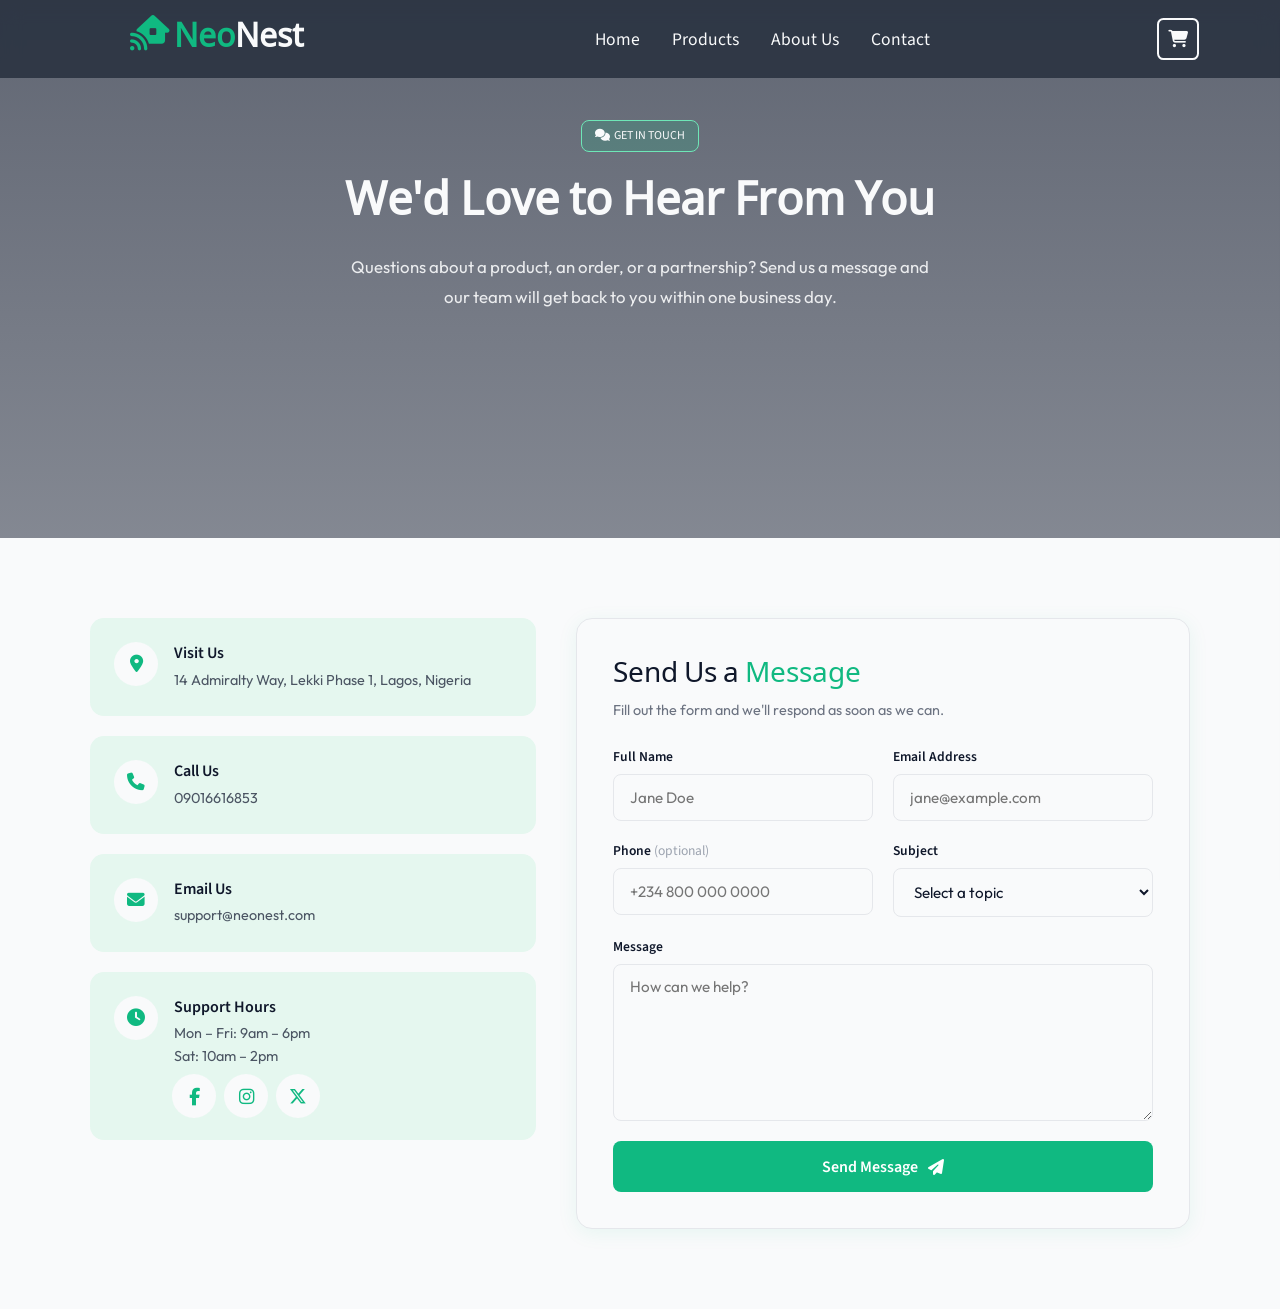
<file: contact.html>
<!DOCTYPE html>
<html lang="en">
<head>
    <meta charset="UTF-8">
    <meta name="viewport" content="width=device-width, initial-scale=1.0">
    <title>Contact Us | NeoNest</title>
    <link rel="icon" type="image/svg+xml" href="neonest2.svg">
    <link rel="stylesheet" href="style.css">
    <link rel="stylesheet" href="https://cdnjs.cloudflare.com/ajax/libs/font-awesome/6.7.2/css/all.min.css">
    <link rel="preconnect" href="https://fonts.googleapis.com">
    <link rel="preconnect" href="https://fonts.gstatic.com" crossorigin>
    <link href="https://fonts.googleapis.com/css2?family=Noto+Sans+Bhaiksuki&family=Outfit:wght@100..900&family=Source+Sans+3:ital,wght@0,200..900;1,200..900&display=swap" rel="stylesheet">

    <style>
        /* ===== CONTACT PAGE ONLY — reuses variables from style.css ===== */

        .contact-hero{
            background:
              linear-gradient(rgba(15,23,42,.65), rgba(15,23,42,.5)),
              url(https://images.unsplash.com/photo-1521791136064-7986c2920216?w=1200&auto=format&fit=crop&q=80);
            background-size: cover;
            background-position: center;
            min-height: 42vh;
            padding-top: 120px;
            padding-bottom: 2.5rem;
            text-align: center;
        }
        .contact-hero-tag{
            display: inline-block;
            background: #10B98130;
            border: 1px solid var(--Mint);
            border-radius: 0.5rem;
            color: var(--Off-White);
            font-size: 0.75rem;
            font-family: "Source Sans 3";
            padding: .4rem .8rem;
            margin-bottom: 1.25rem;
        }
        .contact-hero h1{
            color: var(--Off-White);
            font-family: "Noto Sans Bhaiksuki";
            font-size: 2.8rem;
            margin-bottom: 1rem;
        }
        .contact-hero p{
            color: var(--Off-White);
            font-family: "Outfit";
            font-size: 1.05rem;
            line-height: 1.8;
            max-width: 600px;
            margin: 0 auto;
            opacity: .9;
        }

        .contact-section{
            background: var(--Off-White);
            padding: 5rem 1.5rem;
        }
        .contact-grid{
            max-width: 1100px;
            margin: 0 auto;
            display: grid;
            grid-template-columns: 1fr 1.3fr;
            gap: 2.5rem;
            align-items: start;
        }

        /* INFO CARDS */
        .contact-info{
            display: flex;
            flex-direction: column;
            gap: 1.25rem;
        }
        .info-card{
            display: flex;
            align-items: flex-start;
            gap: 1rem;
            background: var(--Panel);
            border-radius: 14px;
            padding: 1.5rem;
        }
        .info-card i{
            width: 44px;
            height: 44px;
            min-width: 44px;
            border-radius: 50%;
            background: var(--Off-White);
            color: var(--Emerald-green);
            display: flex;
            align-items: center;
            justify-content: center;
            font-size: 1.1rem;
        }
        .info-card h4{
            color: var(--Deep);
            font-family: "Source Sans 3";
            font-size: 1rem;
            font-weight: 600;
            margin-bottom: .3rem;
        }
        .info-card p{
            color: #4B5563;
            font-family: "Outfit";
            font-size: .9rem;
            line-height: 1.6;
        }
        .info-card a{
            color: #4B5563;
            text-decoration: none;
        }
        .info-card a:hover{ color: var(--Emerald-green); }

        .info-socials{
            display: flex;
            gap: .75rem;
            margin-top: .5rem;
        }
        .info-socials a{
            width: 38px;
            height: 38px;
            border-radius: 50%;
            border: 1px solid #E5E7EB;
            color: var(--Deep);
            display: flex;
            align-items: center;
            justify-content: center;
            text-decoration: none;
            transition: .2s ease;
        }
        .info-socials a:hover{
            background: var(--Emerald-green);
            border-color: var(--Emerald-green);
            color: #fff;
            transform: translateY(-3px);
        }

        /* FORM */
        .contact-form-ctn{
            background: var(--Off-White);
            border: 1px solid #E5E7EB;
            border-radius: 16px;
            padding: 2.25rem;
            box-shadow: 0 4px 20px rgba(16,185,129,.08);
        }
        .contact-form-ctn h2{
            color: var(--Deep);
            font-family: "Noto Sans Bhaiksuki";
            font-weight: 300;
            font-size: 1.75rem;
            margin-bottom: .4rem;
        }
        .contact-form-ctn h2 span{ color: var(--Emerald-green); }
        .contact-form-ctn > p{
            color: #6B7280;
            font-family: "Outfit";
            font-size: .9rem;
            margin-bottom: 1.75rem;
        }
        .form-row{
            display: grid;
            grid-template-columns: 1fr 1fr;
            gap: 1.25rem;
        }
        .form-group{
            margin-bottom: 1.25rem;
            display: flex;
            flex-direction: column;
        }
        .form-group label{
            color: var(--Deep);
            font-family: "Source Sans 3";
            font-size: .85rem;
            font-weight: 600;
            margin-bottom: .5rem;
        }
        .form-group input,
        .form-group select,
        .form-group textarea{
            border: 1px solid #E5E7EB;
            border-radius: 8px;
            padding: .8rem 1rem;
            font-family: "Outfit";
            font-size: .95rem;
            color: var(--Deep);
            background: var(--Off-White);
            outline: none;
            transition: border-color .2s ease, box-shadow .2s ease;
        }
        .form-group textarea{
            resize: vertical;
            min-height: 130px;
        }
        .form-group input:focus,
        .form-group select:focus,
        .form-group textarea:focus{
            border-color: var(--Emerald-green);
            box-shadow: 0 0 0 3px rgba(16,185,129,.15);
        }
        .form-error{
            color: #DC2626;
            font-size: .78rem;
            margin-top: .35rem;
            display: none;
        }
        .form-group.invalid input,
        .form-group.invalid textarea,
        .form-group.invalid select{
            border-color: #DC2626;
        }
        .form-group.invalid .form-error{ display: block; }

        .contact-submit{
            display: flex;
            align-items: center;
            justify-content: center;
            gap: .6rem;
            width: 100%;
            background: var(--Emerald-green);
            color: #fff;
            border: none;
            padding: .9rem 1rem;
            border-radius: 8px;
            font-family: "Source Sans 3";
            font-weight: 600;
            font-size: 1rem;
            cursor: pointer;
            transition: background-color .2s ease, transform .15s ease;
        }
        .contact-submit:hover{ background: #059669; }
        .contact-submit:disabled{
            opacity: .7;
            cursor: default;
        }

        .form-success{
            display: none;
            align-items: center;
            gap: .6rem;
            background: rgba(16,185,129,.12);
            border: 1px solid var(--Emerald-green);
            color: #065F46;
            border-radius: 8px;
            padding: .9rem 1rem;
            font-family: "Outfit";
            font-size: .9rem;
            margin-bottom: 1.5rem;
        }
        .form-success.show{ display: flex; }
        .form-success i{ color: var(--Emerald-green); font-size: 1.1rem; }

        @media screen and (max-width: 900px){
            .contact-grid{ grid-template-columns: 1fr; }
        }
        @media screen and (max-width: 480px){
            .form-row{ grid-template-columns: 1fr; }
            .contact-hero h1{ font-size: 2rem; }
            .contact-form-ctn{ padding: 1.5rem; }
        }
    </style>
</head>
<body>

   
        <div class="nav-bar" style="min-height:auto; padding: 1rem 1.5rem;">
            <div class="logo-ctn">
                <div class="curved-line"></div>
                <div class="brand-ctn">
                    <div class="icon-ctn">
                        <i class="fa-solid fa-house-signal logo-icon"></i>
                    </div>
                    <div class="name-ctn">
                        <h1>Neo<span>Nest</span></h1>
                    </div>
                </div>
            </div>
            <nav id="nav-menu" class="nav-menu">
                <ul class="nav-links" id="nav-links">
                    <li><a href="index.html">Home</a></li>
                    <li><a href="products.html">Products</a></li>
                    <li><a href="about.html">About Us</a></li>
                    <li><a href="contact.html">Contact</a></li>
                </ul>
                <!-- <button class="nav-btn">
                    <a href="#">Get Started</a>
                    <i class="fa-solid fa-arrow-right arrow-icon"></i>
                </button> -->
            </nav>
            <div class="hamburger" id="hamburger">
                <span></span>
                <span></span>
                <span></span>
            </div>
        </div>

    <section class="contact-hero">
        <span class="contact-hero-tag"><i class="fa-solid fa-comments"></i>&nbsp; GET IN TOUCH</span>
        <h1>We'd Love to Hear From You</h1>
        <p>Questions about a product, an order, or a partnership? Send us a message and our team will get back to you within one business day.</p>
    </section>

    <section class="contact-section">
        <div class="contact-grid">

            <div class="contact-info">
                <div class="info-card">
                    <i class="fa-solid fa-location-dot"></i>
                    <div>
                        <h4>Visit Us</h4>
                        <p>14 Admiralty Way, Lekki Phase 1, Lagos, Nigeria</p>
                    </div>
                </div>
                <div class="info-card">
                    <i class="fa-solid fa-phone"></i>
                    <div>
                        <h4>Call Us</h4>
                        <p><a href="tel:+2349016616853">09016616853</a></p>
                    </div>
                </div>
                <div class="info-card">
                    <i class="fa-solid fa-envelope"></i>
                    <div>
                        <h4>Email Us</h4>
                        <p><a href="mailto:support@neonest.com">support@neonest.com</a></p>
                    </div>
                </div>
                <div class="info-card">
                    <i class="fa-solid fa-clock"></i>
                    <div>
                        <h4>Support Hours</h4>
                        <p>Mon – Fri: 9am – 6pm<br>Sat: 10am – 2pm</p>
                        <div class="info-socials">
                            <a href="#" aria-label="Facebook"><i class="fa-brands fa-facebook-f"></i></a>
                            <a href="#" aria-label="Instagram"><i class="fa-brands fa-instagram"></i></a>
                            <a href="#" aria-label="X"><i class="fa-brands fa-x-twitter"></i></a>
                        </div>
                    </div>
                </div>
            </div>

            <div class="contact-form-ctn">
                <h2>Send Us a <span>Message</span></h2>
                <p>Fill out the form and we'll respond as soon as we can.</p>

                <div class="form-success" id="formSuccess">
                    <i class="fa-solid fa-circle-check"></i>
                    <span>Thanks! Your message has been sent — we'll be in touch shortly.</span>
                </div>

                <form id="contactForm" novalidate>
                    <div class="form-row">
                        <div class="form-group" data-field="name">
                            <label for="name">Full Name</label>
                            <input type="text" id="name" name="name" placeholder="Jane Doe">
                            <span class="form-error">Please enter your name.</span>
                        </div>
                        <div class="form-group" data-field="email">
                            <label for="email">Email Address</label>
                            <input type="email" id="email" name="email" placeholder="jane@example.com">
                            <span class="form-error">Please enter a valid email.</span>
                        </div>
                    </div>

                    <div class="form-row">
                        <div class="form-group" data-field="phone">
                            <label for="phone">Phone <span style="font-weight:400;color:#9CA3AF;">(optional)</span></label>
                            <input type="tel" id="phone" name="phone" placeholder="+234 800 000 0000">
                        </div>
                        <div class="form-group" data-field="subject">
                            <label for="subject">Subject</label>
                            <select id="subject" name="subject">
                                <option value="">Select a topic</option>
                                <option value="order">Order Support</option>
                                <option value="product">Product Question</option>
                                <option value="partnership">Partnership</option>
                                <option value="other">Other</option>
                            </select>
                            <span class="form-error">Please choose a subject.</span>
                        </div>
                    </div>

                    <div class="form-group" data-field="message">
                        <label for="message">Message</label>
                        <textarea id="message" name="message" placeholder="How can we help?"></textarea>
                        <span class="form-error">Please enter a message.</span>
                    </div>

                    <button type="submit" class="contact-submit" id="contactSubmit">
                        <span id="contactSubmitLabel">Send Message</span>
                        <i class="fa-solid fa-paper-plane"></i>
                    </button>
                </form>
            </div>

        </div>
    </section>

    <script src="script.js"></script>
    <script>
        // Contact form: validates, then POSTs to Formspree, which forwards
        // the message to bigteggs26@gmail.com. No page reload.
        (function () {
            const form = document.getElementById('contactForm');
            const successBox = document.getElementById('formSuccess');
            const submitBtn = document.getElementById('contactSubmit');
            const submitLabel = document.getElementById('contactSubmitLabel');

            // ⬇️ Replace with your real Formspree form ID (from formspree.io,
            // the part after "/f/" in the endpoint they give you).
            const FORMSPREE_ENDPOINT = 'https://formspree.io/f/xyezjleq';

            const emailPattern = /^[^\s@]+@[^\s@]+\.[^\s@]+$/;

            function setInvalid(field, isInvalid) {
                const group = form.querySelector(`[data-field="${field}"]`);
                if (group) group.classList.toggle('invalid', isInvalid);
            }

            function validate() {
                let valid = true;

                const name = form.name.value.trim();
                setInvalid('name', !name);
                if (!name) valid = false;

                const email = form.email.value.trim();
                const emailOk = emailPattern.test(email);
                setInvalid('email', !emailOk);
                if (!emailOk) valid = false;

                const subject = form.subject.value;
                setInvalid('subject', !subject);
                if (!subject) valid = false;

                const message = form.message.value.trim();
                setInvalid('message', !message);
                if (!message) valid = false;

                return valid;
            }

            form.addEventListener('submit', async function (e) {
                e.preventDefault();
                successBox.classList.remove('show');

                if (!validate()) return;

                submitBtn.disabled = true;
                submitLabel.textContent = 'Sending...';

                try {
                    const response = await fetch(FORMSPREE_ENDPOINT, {
                        method: 'POST',
                        headers: { 'Accept': 'application/json' },
                        body: new FormData(form)
                    });

                    if (!response.ok) throw new Error('Formspree request failed');

                    successBox.querySelector('span').textContent =
                        "Thanks! Your message has been sent — we'll be in touch shortly.";
                    successBox.classList.add('show');
                    form.reset();
                    form.querySelectorAll('.form-group.invalid').forEach(g => g.classList.remove('invalid'));
                    successBox.scrollIntoView({ behavior: 'smooth', block: 'nearest' });
                } catch (err) {
                    successBox.querySelector('span').textContent =
                        "Something went wrong sending your message. Please try again, or email support@neonest.com directly.";
                    successBox.style.background = 'rgba(220,38,38,.1)';
                    successBox.style.borderColor = '#DC2626';
                    successBox.style.color = '#991B1B';
                    successBox.classList.add('show');
                } finally {
                    submitBtn.disabled = false;
                    submitLabel.textContent = 'Send Message';
                }
            });

            // clear the red state as soon as the user starts fixing a field
            ['name', 'email', 'subject', 'message'].forEach(field => {
                const el = form[field];
                if (el) el.addEventListener('input', () => setInvalid(field, false));
            });
        })();
    </script>
</body>
</html>
</file>
<file: style.css>
*{
    margin: 0;
    padding: 0;
}

:root{
    --Emerald-green:#10B981;
    --Charcoal:#1F2937;      /* lightened from #111827 */
    --Off-White:#F9FAFB;
    --Slate:#94A3B8;         /* lightened from #374151 */
    --Mint:#6EE7B7;
    --Deep:#0F172A;          /* kept for text/small accents only, not big backgrounds */
    --Panel:#E5F7EF;         /* new: soft mint-tinted panel bg for light sections */
}
body{
    background-color: var(--Off-White);
}

header{
    background:
    linear-gradient(
        rgba(15, 23, 42, 0.55),
        rgba(15, 23, 42, 0.35)
    ),
    url(bg-house.png);
    background-repeat: no-repeat;
    background-position: center;
    background-size: cover;
    min-height: 100vh;
    position: relative;
     padding-top: 90px;

}
header::before{
    content:"";
    position:absolute;
    inset:0;

    background:
    linear-gradient(rgba(15,23,42,.45),rgba(15,23,42,.3)),
    url(bg-phone.png);

    background-size:cover;
    background-position:center;

    opacity:0;

    animation:fadeBg 15s infinite ease-in-out;

    z-index:0;
}
header>*{
    position:relative;
    z-index:2;
}
.nav-bar{
    display: flex;
    justify-content: space-around;
    align-items: center;
    backdrop-filter: blur(10px);
    position: fixed;
     top: 0;
    left: 0;
    width: 100%;
    padding: 1rem;
    animation: fadeIn 1.5s ease-in-out;
    z-index: 9999;
    background: #1F2937c0;
}
.brand-ctn{
    display: inline-flex;
    color: #10B981;
    gap:5px;
    font-family: "Noto Sans Bhaiksuki";
}

.brand-ctn span{
    color: var(--Off-White);
}
.logo-icon{
    font-size: 35px;
}
nav ul{
    list-style: none;
    display: flex;
    font-size: 1.1rem;
    gap: 2rem;
    margin-left: 5rem;
}
nav ul li a{
    text-decoration: none;
    color: var(--Off-White);
    font-family: "Source Sans 3";
    position: relative;
}
.nav-btn a{
    text-decoration: none;
    color: var(--Off-White);
    font-family: "Source Sans 3";
    letter-spacing: 1.1;
    font-size:1rem;
}
nav ul li a:after{
    position: absolute;
    content: "";
    bottom: -5px;
    left: 0;
    width: 0;
    height: 1px;
    background: #6EE7B7;
    transition: width .3s ease;
    border-radius: 2px;
}
nav ul li a:hover::after{
    width: 100%;
}
.nav-menu{
    display: flex;
}

.nav-btn{
    display: flex;
    align-items: center;
    justify-content: center;

    background-color: var(--Emerald-green);
    color: var(--Off-White);
    border: none;
    border-radius: 0.4rem;

    padding: 0.7rem 1.5rem;
    font-size: 1rem;
    font-family: "Source Sans 3";
    gap: 5px;
    margin-left: 2rem;

    animation: slideIn 2s ease;
}
.nav-btn:hover{
    transform: scale( 1.05);
    transition: ease 1s;
    background-color: #059669;
}
.arrow-icon{
    font-size: 1rem;
}
.hamburger{
    display: none;
    flex-direction: column;
    cursor: pointer;
    
    gap: 6px;
    transition: all .3s ease;

}
.hamburger span{
    background-color: var(--Emerald-green);
    width: 25px;
    height: 3px;
    border-radius:2px ;

}
.hamburger.active span:nth-child(1){
    transform: rotate(45deg) translate(10px , 10px);
}

.hamburger.active span:nth-child(2){
    opacity:0;
}
.hamburger.active span:nth-child(3){
    transform: rotate(-45deg) translate(7px , -7px);
}



/* HERO SECTION */


.hero-section{
    margin-top: 4rem;
    backdrop-filter: blur(5px);
}
.highlight-text{
    margin-left: 30rem;
    backdrop-filter: blur (5px);
    background: #10B98130;
    border: 1px solid var(--Mint);
    border-radius: 0.5rem;
    color: var(--Off-White);
    font-size: 0.7rem;
    font-family: "Source Sans 3";
    width: max-content;
    padding: .3rem;
    font-weight: 100;
    animation: slideUp 1.5s ease-out;
    cursor: pointer;

}

.hdr1{
 color: var(--Off-White);
 font-family: "Noto Sans Bhaiksuki";
 font-size: 3rem;
 animation: slideIn 1.5s  ease-in;
 margin-left: 20rem;
 margin-top: 2rem;
}
.subtle-ctn{
    padding: 1rem;
}
.subtle-text{
    color: var(--Off-White);
    font-size: 1.15rem;
    font-weight: 400;
    line-height: 1.9;
    letter-spacing: 0.4px;
    animation: fadeIn 2s ease-in-out;
    text-align: center;
    font-family: "Outfit";
   max-width:760px;
   width:90%;
   margin-left: 15rem;
    
}
.green-txt{
    color: var(--Emerald-green);
    font-family: "Source sans 3";
    cursor: pointer;
    font-weight: 400;
}
.ctn-btn{
    display: flex;
    gap: 2rem;
    margin-left: 25rem;
}
.ctn1{
    display: flex;
    align-items: center;
    justify-content: center;
    background-color: var(--Emerald-green);
    color: var(--Off-White);
    border: none;
    border-radius: 0.4rem;

    padding: 0.7rem 1.5rem;
    font-size: 1rem;
    font-family: "Source Sans 3";
    gap: 10px;


    animation: slideIn 2s ease;
}
.ctn1:hover{
    background-color: #059669;
    box-shadow: inset rgba(0, 0, 0, 0)  ;
    transform: scale(1.1);
    transition: .5s ease;
}
.ctn2{
     display: flex;
    align-items: center;
    justify-content: center;
    backdrop-filter: blur(15px);
    background: #F9FAFB2e;
    border: var(--Off-White) 2px solid;
    color: var(--Off-White);
    border-radius: 0.4rem;
    padding: 0.7rem 1.5rem;
    font-size: 1rem;
    font-family: "Source Sans 3";
    gap: 10px;

    
    animation: slideIn 2s ease;
}
.cta-btns a{
    text-decoration: none;
}
.ctn2:hover{
    box-shadow: inset rgba(0, 0, 0, 0)  ;
    transform: scale(1.1);
    transition: .5s ease;
    background: #F9FAFB55;
    box-shadow: inset rgba(0, 0, 0, 0) 2px 4px 15px;
}


/* COMPATIBILTY CTN */

.compatibility{
    background: var(--Panel);
    box-shadow: 0 10px 30px rgba(16,185,129,.08);
    border-radius: 2px;
    padding: 1rem;
}

.security-icon{
    color: var(--Emerald-green);
    font-size: 2rem;
    background: rgba(16,185,129,.12);
    padding: 18px;
    border-radius: 50%;
    box-shadow: 0 0 20px rgba(16,185,129,.2);
    margin-left: 35rem;
}
.compatibility-tag{
    margin-left: 32rem;
    font-size: 1rem;
    font-family: "Outfit";
    font-weight: 300;
  color: var(--Emerald-green);
}
.compatibility h2{
    color: var(--Deep);
 font-family: "Noto Sans Bhaiksuki";
 font-size: 2.56rem;
 animation: slideIn 1.5s  ease-in;
 margin-left: 27rem;
 margin-top: 1rem;
}
.compatibility-text{
     color:#374151;
    font-size: 1.15rem;
    font-weight: 200;
    line-height: 1.9;
    letter-spacing: 0.4px;
    animation: fadeIn 2s ease-in-out;
    text-align: center;
    font-family: "Outfit";
   max-width:760px;
   width:90%;
   margin-left: 15rem;
}
.brand-logos{
    display: flex;
    flex-wrap: wrap;
    justify-content: center;
    align-items: center;
    gap: 10px;
    
}
.brand{
    display: grid;
    justify-content: center;
    border: var(--Slate) 1px solid;
    padding: 1rem;
    color: var(--Deep);
    background: var(--Off-White);
    border-radius: 0.4rem;
    width: 120px;
    height: 120px;
    border-bottom: #10B981 3px solid;
    font-family: "Noto Sans Bhaiksuki";
    box-shadow: 0 4px 14px rgba(16,185,129,.1);
}
.google-icon, .apple-icon, .alexa-icon,.matter-icon, .philip-icon , .smart-icon{
    font-size: 4rem;
    color: #10B981;
}


/* FEATURE SECTION */



.features{
    background: var(--Off-White);
    box-shadow: 0 10px 30px rgba(16,185,129,.06);
    border-radius: 2px;
    padding: 1rem;
    background-repeat: no-repeat;
    background-position: center;
    background-size: cover;
    border-bottom: 2px solid #E5E7EB;
}
.features-hdr{
    color: var(--Deep);
    font-family: "Noto Sans Bhaiksuki", sans-serif;
    font-weight: 300;
    font-size: 2.5rem;
    text-align: center;
    margin-bottom: 0.5rem;
    animation: slideIn 1.5s ease-in;
}

.features-hdr span{
    color: var(--Emerald-green);
}
.feature-txt, .stats-desc{
     color: var(--Deep);
    font-size: 1.15rem;
    font-weight: 200;
    line-height: 1.9;
    letter-spacing: 0.4px;
    animation: fadeIn 2s ease-in-out;
    text-align: center;
    font-family: "Outfit";
   max-width:760px;
   width:90%;
   margin-left: 15rem;
}
.feature-cards{
    display: flex;
    flex-wrap: wrap;
    flex: 2;
    margin: 2rem;
    gap : 10px;
}

.card{
    background-position: center;
    background-size: cover;
    padding: 1rem; 
     border: 2px solid var(--Slate);
    border-radius: 0.7rem;
    color: var(--Off-White);
    width: 300px;
    height: 250px;
}
.card:hover{
    transform: translateY(-5px);
    border-color: var(--Emerald-green);
    transition: .3s ease-in-out;
}
/* lightened overlays so the photos read brighter, green tint added for cohesion */
.card-content3{
    background: linear-gradient(rgba(16,50,40,0.45), rgba(16,50,40,0.25)) , url(https://media.istockphoto.com/id/1678741974/photo/mother-and-son-at-home-using-a-smart-thermostat.jpg?b=1&s=612x612&w=0&k=20&c=F-74yQ2TMoO8t30bte263fWEkOr9nvjWxRrM4S5ifmE=);
    background-repeat: no-repeat;
    background-position: top;
}
.card-content4{
     background: linear-gradient(rgba(16,50,40,0.45), rgba(16,50,40,0.25)) , url(https://plus.unsplash.com/premium_photo-1675016457613-2291390d1bf6?w=500&auto=format&fit=crop&q=60&ixlib=rb-4.1.0&ixid=M3wxMjA3fDB8MHxzZWFyY2h8MXx8Y2N0diUyMG1vbml0b3JpbmclMjBzbWFydCUyMGhvbWVzfGVufDB8fDB8fHww);
     background-position:right;
}
.card-content1{
    background: linear-gradient(rgba(16,50,40,0.45), rgba(16,50,40,0.25)) , url(https://plus.unsplash.com/premium_photo-1728776080538-653e418842c9?w=500&auto=format&fit=crop&q=60&ixlib=rb-4.1.0&ixid=M3wxMjA3fDB8MHxzZWFyY2h8MjV8fHNtYXJ0JTIwbGlnaHRpbmd8ZW58MHx8MHx8fDA%3D);
}
.card-content2{
    background: linear-gradient(rgba(16,50,40,0.45), rgba(16,50,40,0.25)) , url(https://plus.unsplash.com/premium_photo-1729436833449-225649403fc0?w=500&auto=format&fit=crop&q=60&ixlib=rb-4.1.0&ixid=M3wxMjA3fDB8MHxzZWFyY2h8MXx8c21hcnQlMjBsb2NrfGVufDB8fDB8fHww);
}
.card-content5{
     background: linear-gradient(rgba(16,50,40,0.45), rgba(16,50,40,0.25)) , url(https://plus.unsplash.com/premium_photo-1729510247926-8e59b295375e?w=500&auto=format&fit=crop&q=60&ixlib=rb-4.1.0&ixid=M3wxMjA3fDB8MHxzZWFyY2h8MzM4fHxzbWFydCUyMGhvbWUlMjBlbmVyZ3l8ZW58MHx8MHx8fDA%3D)
}
.card-content6{
    background: linear-gradient(rgba(16,50,40,0.45), rgba(16,50,40,0.25)),
      url(https://images.unsplash.com/photo-1512446816042-444d641267d4?w=350&h=250&fit=crop&q=80);
    background-repeat: no-repeat;
    background-position: center;
    background-size: cover;
}


.round-border{
    border: 2px solid var(--mint);
    border-radius: 50%;
    width: 50px;
    height: 50px;
    box-shadow:
    0 0 3px  var(--Mint),
    0 0 3px var(--Mint),
    0 0 3px var(--Mint),
    0 0 3px var(--Mint);
}
.light-icon{
    font-size: 2rem;
    color: var(--Mint);
    margin-left: 0.75rem;
    margin-top: 0.6rem;

}
.user-shield-icon{
    font-size: 1.95rem;
    color: var(--Mint);
    margin-left: 0.5rem;
    margin-top: 0.6rem;
}
.temp-icon{
    font-size: 2rem;
    color: var(--Mint);
    margin-left: 0.9rem;
    margin-top: 0.6rem;
}
.video-icon{
    font-size: 2rem;
    color: var(--Mint);
    margin-left: 0.5rem;
    margin-top: 0.6rem;
}
.bolt-icon{ 
    font-size: 2rem;
    color: var(--Mint);
    margin-left: 0.6rem;
    margin-top: 0.6rem;
}
.mic-icon{
    font-size: 2rem;
    color: var(--Emerald-green);
    margin-left: 0.75rem;
    margin-top: 0.6rem;
}

.text-ctn h2{
    font-family: "Source Sans 3";
    color: var(--slate);
    font-weight: 400;
    font-size: 2rem;
}
.text-ctn h3{
     font-family: "Source Sans 3";
    color: var(--off-White);
    font-weight: 300;
    font-size: 1.2rem;
}
.text-ctn p{
    font-weight: 350;
    font-size: 1rem;
    color: var(--off-White);
    font-family: "Source Sans 3";
    margin-top: 1rem;
    max-width: 330px;
}


/* Statistics */

.statistics{
    /* background: linear-gradient(rgba(16,50,40,0.5), rgba(16,50,40,0.3)) , url(https://images.unsplash.com/photo-1591452706295-06d0d6abc3aa?w=500&auto=format&fit=crop&q=60&ixlib=rb-4.1.0&ixid=M3wxMjA3fDB8MHxzZWFyY2h8MjAzfHxzbWFydCUyMGhvbWV8ZW58MHx8MHx8fDA%3D); */
    background-position: center;
    background-size: cover;
    background-repeat: no-repeat;
    background-color: var(--Panel);
}
.stats-tag{
    text-align: center;
    font-size: 1rem;
    font-family: "Outfit";
    font-weight: 300;
  color: #10B981;
   padding-top: 4rem;
   cursor: pointer;
}
.underline{
    width: 30px;
    height: 2px;
    background-color: #059669;
    margin-left: 41rem;
    margin-top: 1rem;
      box-shadow:
    0 0 5px  #10B981,
    0 0 15px #10B981,
    0 0 30px #10B981,
    0 0 45px #10B981;
    cursor: pointer;
}

.stats-ctn h2{
     color: var(--Deep);
 font-family: "Noto Sans Bhaiksuki";
 font-size: 2.4rem;
 animation: slideIn 1.5s  ease-in;
 text-align: center;
 margin-top: 1rem;
}
.stats-ctn span{
    color: #10B981;;
}

.stats-desc{
     color: #4B5563;
    font-size: 1.15rem;
    font-weight: 200;
    line-height: 1.9;
    letter-spacing: 0.4px;
    animation: fadeIn 2s ease-in-out;
    text-align: center;
    font-family: "Outfit";
   max-width:760px;
   width:90%;
   text-align: center;
}

.stats{
  display: grid;
  grid-template-columns: repeat(2,0.2fr);
  padding: 2rem;
  margin-left: 17rem;
  gap: 5px;
}


.stat{
     backdrop-filter: blur(8px);
     background: var(--Off-White);
    border: rgba(249,250,251,.35) 0.5px solid;
    padding: 1rem;
    width: 300px;
    border-radius: 0.4rem;
    height: 150px;
}
.stat:hover{
    transition: .2s ease;
    background: rgba(16,185,129,.12);
    transform: translateY(-5px);
}
.stat-icon{ 
    font-size: 2rem;
    color: #10B981;
    margin-top: 0.6rem;

}
.stat h1{
    font-family: "Noto Sans Bhaiksuki";
    font-size: 2.5rem;
    color: var(--deep);
    margin-top: 0.6rem;
}
.stat h3{
    font-family: "Source Sans 3";
    color: var(--deep);
    font-weight: 300;
}
.stat p{
    font-weight: 350;
    font-size: 1rem;
    color: var(--slate);
    font-family: "Source Sans 3";
    margin-top: 1rem;
    max-width: 330px;
    line-height: 1.6;
}


/* PRODUCTS */

.products {
    position: relative;
    overflow: hidden;
    border-radius: 2px;
    background-color: var(--Off-White);
    background-image:
      radial-gradient(circle at 15% 20%, rgba(16, 185, 129, 0.18) 0%, transparent 45%),
      radial-gradient(circle at 85% 80%, rgba(110, 231, 183, 0.22) 0%, transparent 50%),
      linear-gradient(rgba(16, 185, 129, 0.06) 1px, transparent 1px),
      linear-gradient(90deg, rgba(16, 185, 129, 0.06) 1px, transparent 1px);
    background-size: auto, auto, 42px 42px, 42px 42px;
    background-position: center, center, center, center;
    padding: 4rem 1.5rem;
}

.products::before {
    content: "";
    position: absolute;
    inset: 0;
    background: radial-gradient(circle at center, transparent 40%, var(--Off-White) 85%);
    pointer-events: none;
}

.products-ctn {
    position: relative;
    z-index: 1;
    max-width: 1200px;
    margin: 0 auto;
    text-align: center;
  }
 
  .products-tag {
     text-align: center;
    font-size: 1rem;
    font-family: "Outfit";
    font-weight: 300;
  color: var(--Emerald-green);
   padding-top: 4rem;
   cursor: pointer;
  }
 
  .underline {
    width: 60px;
    height: 3px;
    background: var(--Emerald-green);
    margin: 0.5rem auto 1.5rem;
    border-radius: 4px;
  }
 
  .products h2 {
    color: var(--Deep);
    font-family: "Noto Sans Bhaiksuki", sans-serif;
    font-weight: 300;
    font-size: 2.5rem;
    margin-bottom: 0.5rem;
    text-align: center;
  }
 
  .products h2 span { color: var(--Emerald-green); }
 
  .products-desc {
    color: #6B7280;
    max-width: 560px;
    margin: 0.75rem auto 2.5rem;
    line-height: 1.6;
    font-family: "Outfit", sans-serif;
  }
 
  .product-cards {
    display: flex;
    flex-wrap: wrap;
    justify-content: center;
    gap: 1.5rem;
  }
 
  .product {
    background: var(--Off-White);
    border: 1px solid #E5E7EB;
    border-radius: 16px;
    padding: 1.25rem;
    text-align: left;
    box-shadow: 0 4px 16px rgba(16,185,129,.08);
    transition: transform 0.2s ease, border-color 0.2s ease;
    width: 280px;
  }
 
  .product:hover {
    transform: translateY(-4px);
    border-color: var(--Emerald-green);
    box-shadow: 0 8px 24px rgba(16,185,129,.15);
  }
 
  .product-img {
    width: 100%;
    height: 160px;
    border-radius: 12px;
    overflow: hidden;
    margin-bottom: 1rem;
  }
 
  .product-img img {
    width: 100%;
    height: 100%;
    object-fit: cover;
  }
 
  .product h3 {
    color: var(--Deep);
    font-family: "Source Sans 3", sans-serif;
    font-weight: 400;
    margin: 0 0 0.4rem;
  }
 
  .product > p {
    color: #6B7280;
    font-size: 0.9rem;
    line-height: 1.5;
    margin: 0 0 1rem;
    font-family: "Outfit", sans-serif;
  }
 
  .product-footer {
    display: flex;
    justify-content: space-between;
    align-items: center;
  }
 
  .price {
    color: var(--Emerald-green);
    font-weight: 600;
    font-size: 1.1rem;
    font-family: 'Courier New', Courier, monospace;
  }
 
  .product-btn {
    background: var(--Emerald-green);
    color: var(--Off-White);
    border: none;
    padding: 0.5rem 1rem;
    border-radius: 8px;
    font-weight: 600;
    cursor: pointer;
    display: flex;
    align-items: center;
    gap: 0.4rem;
    transition: background-color 0.2s ease;
  }
 
  .product-btn:hover {
    background: #059669;
  }
 
  /* ===== MODALS ===== */
  [id^="modal"] {
    position: fixed;
    inset: 0;
    z-index: 999999;
    padding: 20px;
    background: rgba(15, 23, 42, 0.45);
    backdrop-filter: blur(6px);
    opacity: 0;
    pointer-events: none;
    transition: opacity 0.25s ease;
  }
 
  [id^="modal"]:not(.hidden) {
    display: flex;
    justify-content: center;
    align-items: center;
    opacity: 1;
    pointer-events: auto;
  }
 
  .hidden { display: none; }
 
  .modal-content {
    position: relative;
    background: var(--Off-White);
    border: 1px solid #E5E7EB;
    border-radius: 16px;
    padding: 24px;
    height: 75vh;
    width: min(90vw, 640px);
    overflow-y: auto;
    cursor: default;
    box-shadow: 0 20px 50px rgba(16,185,129,.15);
    scrollbar-width: thin;
    scrollbar-color: var(--Emerald-green) transparent;
    transform: translateY(24px) scale(0.97);
    opacity: 0;
    animation: modalIn 0.28s cubic-bezier(0.22, 1, 0.36, 1) forwards;
  }
 
  @keyframes modalIn {
    to {
      transform: translateY(0) scale(1);
      opacity: 1;
    }
  }
 
  .modal-content::-webkit-scrollbar { width: 8px; }
  .modal-content::-webkit-scrollbar-track { background: transparent; }
  .modal-content::-webkit-scrollbar-thumb {
    background: var(--Emerald-green);
    border-radius: 10px;
  }
 
  .modal-content img {
    height: 150px;
    width: 150px;
    border-radius: 20px;
    object-fit: cover;
    margin: 0 auto;
    display: block;
    box-shadow: 0 8px 24px rgba(16, 185, 129, 0.25);
  }
 
  .modal-content h1 {
    color: var(--Emerald-green);
    font-family: "Source Sans 3", sans-serif;
    font-weight: 300;
    text-align: center;
    font-size: 2rem;
    margin-top: 0.75rem;
  }
 
  .modal-content h2 {
    color: var(--Deep);
    font-family: "Source Sans 3", sans-serif;
    font-weight: 300;
    text-align: left;
    font-size: 1.4rem;
    margin-top: 1.25rem;
  }
 
  .tagline {
    font-family: "Noto Sans Bhaiksuki", sans-serif;
    color: var(--Deep);
    font-size: 1.4rem;
    text-align: center;
    font-weight: 100;
    margin-top: 0.4rem;
  }
 
  .description {
    font-family: "Outfit", sans-serif;
    color: #374151;
    font-size: 0.9rem;
    margin-top: 0.75rem;
    line-height: 1.5;
  }
 
  .modal-content ul {
    font-size: 1rem;
    color: #374151;
    font-family: "Outfit", sans-serif;
    font-weight: 200;
    margin-top: 0.5rem;
    padding-left: 1.2rem;
  }
 
  .modal-content ul li { margin-bottom: 0.3rem; }
 
  .price2 {
    font-family: "Noto Sans Bhaiksuki", sans-serif;
    color: var(--Emerald-green);
    font-size: 1.3rem;
    margin-top: 0.75rem;
    text-align: center;
    font-weight: 600;
  }
 
  [data-modal-close] {
    font-size: 1.1rem;
    line-height: 1;
    color: var(--Off-White);
    background-color: var(--Emerald-green);
    border-radius: 50%;
    position: absolute;
    top: 12px;
    right: 12px;
    border: none;
    width: 32px;
    height: 32px;
    cursor: pointer;
    transition: background-color 0.2s ease, transform 0.2s ease;
  }
 
  [data-modal-close]:hover {
    background-color: #059669;
    transform: rotate(90deg);
  }

/* TESTIMONIALS */

.testimonials{
    background-color: var(--Off-White);
    padding: 4rem 1.5rem;
}

.testimonials-ctn{
    max-width: 1200px;
    margin: 0 auto;
    text-align: center;
}

.testimonials-hdr{
    color: var(--Deep);
    font-family: "Noto Sans Bhaiksuki", sans-serif;
    font-weight: 300;
    font-size: 2.5rem;
    margin-bottom: 2.5rem;
    animation: slideIn 1.5s ease-in;
}

.testimonials-hdr span{
    color: var(--Emerald-green);
}

.testimonial-cards{
    display: grid;
    grid-template-columns: repeat(auto-fit, minmax(280px, 1fr));
    gap: 1.5rem;
}

.testimonial-card{
    position: relative;
    background: var(--Off-White);
    border: 1px solid #E5E7EB;
    border-radius: 16px;
    padding: 2rem 1.5rem 1.5rem;
    text-align: left;
    box-shadow: 0 4px 16px rgba(16,185,129,.08);
    transition: transform 0.2s ease, border-color 0.2s ease;
}

.testimonial-card:hover{
    transform: translateY(-4px);
    border-color: var(--Emerald-green);
    box-shadow: 0 8px 24px rgba(16,185,129,.15);
}

.quote-icon{
    color: var(--Mint);
    font-size: 1.5rem;
    opacity: 0.6;
    margin-bottom: 0.75rem;
}

.testimonial-text{
    color: #374151;
    font-family: "Outfit";
    font-size: 0.98rem;
    line-height: 1.7;
    font-weight: 300;
    margin-bottom: 1.5rem;
    min-height: 100px;
}

.testimonial-footer{
    display: flex;
    align-items: center;
    gap: 0.75rem;
    flex-wrap: wrap;
}

.avatar{
    width: 42px;
    height: 42px;
    border-radius: 50%;
    background: var(--Panel);
    display: flex;
    align-items: center;
    justify-content: center;
    color: var(--Emerald-green);
    font-size: 1.1rem;
    flex-shrink: 0;
}

.testimonial-info{
    flex: 1;
}

.testimonial-info h4{
    color: var(--Deep);
    font-family: "Source Sans 3";
    font-size: 0.95rem;
    font-weight: 600;
}

.testimonial-info span{
    color: #9CA3AF;
    font-family: "Outfit";
    font-size: 0.8rem;
}

.stars{
    color: var(--Emerald-green);
    font-size: 0.8rem;
    display: flex;
    gap: 2px;
    width: 100%;
    margin-top: 0.5rem;
}
/* FINAL CTA */

.final-cta{
      background-image: linear-gradient(rgba(20, 20, 40, 0.75), rgba(20, 20, 40, 0.9)),
                     url("https://www.momooze.com/wp-content/uploads/Smart-Interior-Design-1-1536x1024.jpg.webp");
  background-size: cover;
  background-position: center;
  background-repeat: no-repeat;
    padding: 5rem 1.5rem;
    text-align: center;
    position: relative;
    overflow: hidden;
}

/* .final-cta::before{
    content: "";
    position: absolute;
    inset: 0;
    background:
        radial-gradient(circle at 20% 30%, rgba(16,185,129,.25) 0%, transparent 45%),
        radial-gradient(circle at 80% 70%, rgba(110,231,183,.2) 0%, transparent 50%);
    pointer-events: none;
} */

.final-cta-ctn{
    position: relative;
    z-index: 1;
    max-width: 640px;
    margin: 0 auto;
}

.cta-icon{
    color: var(--Emerald-green);
    font-size: 2.5rem;
    background: rgba(16,185,129,.12);
    padding: 20px;
    border-radius: 50%;
    box-shadow: 0 0 25px rgba(16,185,129,.3);
    margin-bottom: 1.5rem;
    display: inline-block;
}

.cta-hdr{
    color: var(--Off-White);
    font-family: "Noto Sans Bhaiksuki", sans-serif;
    font-weight: 300;
    font-size: 2.6rem;
    margin-bottom: 1rem;
    animation: slideIn 1.5s ease-in;
}

.cta-hdr span{
    color: var(--Emerald-green);
}

.cta-text{
    color: #eeeeeec4;
    font-family: "Outfit";
    font-size: 1.1rem;
    font-weight: 200;
    line-height: 1.8;
    margin-bottom: 2rem;
}

.cta-btns{
    display: flex;
    justify-content: center;
    gap: 1.25rem;
    flex-wrap: wrap;
    margin-bottom: 1.25rem;
}

.cta-note{
    color: #9CA3AF;
    font-family: "Outfit";
    font-size: 0.85rem;
}

/* FOOTER */
.site-footer{
    background: linear-gradient(135deg, #0F172A, #111827 60%, #064e3b);
    padding: 4rem 1.5rem 0;
}
.footer-ctn{
    max-width: 1200px;
    margin: 0 auto;
}
.footer-top{
    display: grid;
    grid-template-columns: 1.5fr 1fr 1fr 1.3fr;
    gap: 2.5rem;
    padding-bottom: 3rem;
    border-bottom: 1px solid rgba(249,250,251,.1);
}
.footer-brand p{
    color: #9CA3AF;
    font-family: "Outfit";
    font-size: .9rem;
    line-height: 1.7;
    margin: 1rem 0 1.25rem;
    max-width: 280px;
}
.footer-socials{
    display: flex;
    gap: .75rem;
}
.footer-socials a{
    width: 36px;
    height: 36px;
    border-radius: 50%;
    border: 1px solid rgba(249,250,251,.2);
    color: var(--Off-White);
    display: flex;
    align-items: center;
    justify-content: center;
    text-decoration: none;
    transition: .2s ease;
}
.footer-socials a:hover{
    background: var(--Emerald-green);
    border-color: var(--Emerald-green);
    transform: translateY(-3px);
}
.footer-col h4{
    color: var(--Off-White);
    font-family: "Source Sans 3";
    font-weight: 600;
    font-size: 1rem;
    margin-bottom: 1.1rem;
}
.footer-col ul{
    list-style: none;
}
.footer-col ul li{
    margin-bottom: .7rem;
}
.footer-col ul li a{
    color: #9CA3AF;
    text-decoration: none;
    font-family: "Outfit";
    font-size: .9rem;
    transition: color .2s ease;
}
.footer-col ul li a:hover{
    color: var(--Mint);
}
.footer-newsletter p{
    color: #9CA3AF;
    font-family: "Outfit";
    font-size: .85rem;
    line-height: 1.6;
    margin-bottom: 1rem;
}
.newsletter-form{
    display: flex;
    border-radius: 8px;
    overflow: hidden;
    border: 1px solid rgba(249,250,251,.2);
}
.newsletter-form input{
    flex: 1;
    background: transparent;
    border: none;
    padding: .7rem .9rem;
    color: var(--Off-White);
    font-family: "Outfit";
    font-size: .85rem;
    outline: none;
}
.newsletter-form input::placeholder{ color: #6B7280; }
.newsletter-form button{
    background: var(--Emerald-green);
    border: none;
    color: #fff;
    padding: 0 1rem;
    cursor: pointer;
    transition: background-color .2s ease;
}
.newsletter-form button:hover{ background: #059669; }
.footer-bottom{
    display: flex;
    justify-content: space-between;
    align-items: center;
    flex-wrap: wrap;
    gap: 1rem;
    padding: 1.5rem 0;
}
.footer-bottom p{
    color: #9CA3AF;
    font-family: "Outfit";
    font-size: .85rem;
}
.footer-legal{
    display: flex;
    gap: 1.5rem;
}
.footer-legal a{
    color: #9CA3AF;
    text-decoration: none;
    font-family: "Outfit";
    font-size: .85rem;
    transition: color .2s ease;
}
.footer-legal a:hover{ color: var(--Mint); }

@media screen and (max-width: 1024px){
    .footer-top{ grid-template-columns: 1fr 1fr; }
}
@media screen and (max-width: 428px){
    .footer-top{ grid-template-columns: 1fr; text-align: center; }
    .footer-socials{ justify-content: center; }
    .footer-brand p{ margin-left: auto; margin-right: auto; }
    .footer-bottom{ flex-direction: column; text-align: center; }
}

/* RESPONSIVE */



@media screen and (max-width:428px){
    .final-cta{
        padding: 3.5rem 1rem;
    }
    .cta-hdr{
        font-size: 1.8rem;
    }
    .cta-text{
        font-size: 1rem;
    }
    .cta-btns{
        flex-direction: column;
        align-items: center;
    }
    .ctn1, .ctn2{
        width: 100%;
        justify-content: center;
    }
}


/* RESPONSIVE */





/* large screeen */

@media screen and (max-width:1024px){

.nav-bar{
    padding:1rem 2rem;
}

nav ul{
    gap:1.5rem;
    margin-left:2rem;
}

.hero-section{
    margin-top:3rem;
}

.highlight-text{
    margin-left:20rem;
}

.hdr1{
    margin-left:10rem;
    font-size:2.7rem;
}

.subtle-text{
    margin-left:8rem;
    max-width:650px;
    font-size:1.05rem;
}

.ctn-btn{
    margin-left:15rem;
}
.security-icon{
    margin-left:28rem;
}

.compatibility-tag{
    margin-left:25rem;
}

.compatibility h2{
    margin-left:18rem;
    font-size:2.2rem;
}

.compatibility-text{
    margin-left:8rem;
    max-width:650px;
}

.brand{
    width:110px;
    height:110px;
}

.google-icon,
.apple-icon,
.alexa-icon,
.matter-icon,
.philip-icon,
.smart-icon{
    font-size:3.5rem;
}


.features{
    padding:2rem;
}

.first-hdr{
    font-size:2.1rem;
}

.sec-hdr{
    font-size:2.3rem;
}

.feature-txt{
    margin:0 auto;
    max-width:700px;
    font-size:1.05rem;
}

.feature-cards{
    justify-content:center;
    gap:1.5rem;
}

.card-content1,
.card-content2, .card-content3, .card-content4, .card-content5{
    width:280px;
    height:220px;
}


.stats-ctn h2{
    font-size:2.2rem;
}

.stats-desc{
    margin:0 auto;
    max-width:700px;
    font-size:1.05rem;
}

.underline{
    margin:1rem auto;
}

.stats{
    grid-template-columns:repeat(2,1fr);
    justify-content:center;
    margin:2rem auto;
    gap:1.5rem;
    max-width:700px;
}

.stat{
    width:280px;
}

  .modal-content {
        width: 90vw;
        margin-left: 0;
        height: 80vh;
    }

    #closeBtn, #closeBtn2, #closeBtn3, #closeBtn4, #closeBtn5, #closeBtn6 {
        margin-left: 0;
        top: 1.5rem;
        right: 1.5rem;
        left: auto;
    }

    .product {
        width: 240px;
    }

}


/*  TABLETT  */

@media screen and (max-width:768px){

    /* ---------- NAVBAR ---------- */
  
    .hamburger{
        display: flex;
    }
    nav ul{
        display:grid;
    }
    .nav-menu {
    position: absolute;
    top: 70px;
    right: 0px;
    width: 50%;
    flex-direction: column;
    backdrop-filter: blur(15px);
    background-color: var(--Charcoal);
    gap: 0;
     max-height: 0; 
     overflow: hidden; 
    transition: max-height 0.3s ease;
   z-index: 9999;
   border-radius: 0.4rem;
   

  }

        
    .nav-btn{
        padding: 0.3rem;
        font-size: 0.65rem;
        margin-left: 1.5rem;
        width: 200px;
        margin-top: 2rem;
        margin-bottom: 1rem;
    }

    .arrow-icon{
        font-size: 0.8rem;
    }
    .nav-menu.active {
    max-height: 1000px;
  }

   
    /* ---------- HERO ---------- */

    .hero-section{
        margin-top: 3rem;
        padding: 0 2rem;
        text-align: center;
    }

    .highlight-text{
        margin: 0 auto;
        font-size: .8rem;
    }

    .hdr1{
        margin: 2rem auto 1rem;
        font-size: 2.5rem;
        max-width: 650px;
    }

    .subtle-text{
        margin: 0 auto;
        max-width: 650px;
        font-size: 1rem;
    }

    .ctn-btn{
        justify-content: center;
        margin: 2rem auto 0;
        flex-wrap: wrap;
    }

    /* ---------- COMPATIBILITY ---------- */

    .security-icon{
        display: block;
        margin-left: 20rem;
    }

    .compatibility-tag{
        margin: 1rem auto;
        text-align: center;
    }

    .compatibility h2{
        margin: 1rem auto;
        text-align: center;
        font-size: 2.2rem;
    }

    .compatibility-text{
        margin: 0 auto;
        max-width: 650px;
    }

    .brand-logos{
        gap: 1rem;
    }

    .brand{
        width: 110px;
        height: 110px;
    }

    .google-icon,
    .apple-icon,
    .alexa-icon,
    .matter-icon,
    .philip-icon,
    .smart-icon{
        font-size: 3rem;
    }

.first-hdr{
    font-size:1.9rem;
}

.sec-hdr{
    font-size:2rem;
}

.feature-txt{
    margin:0 auto;
    width:95%;
    font-size:1rem;
}

.feature-cards{
    justify-content:center;
}

.card-content1,
.card-content2{
    width:320px;
    height:220px;
}

.text-ctn h2{
    font-size:1.7rem;
}

.text-ctn h3{
    font-size:1rem;
}

.text-ctn p{
    font-size:.95rem;
}



.stats-tag{
    font-size:.9rem;
}

.underline{
    margin:1rem auto;
}

.stats-ctn h2{
    font-size:2rem;
}

.stats-desc{
    width:95%;
    margin:0 auto;
    font-size:1rem;
}

.stats{
    grid-template-columns:1fr 1fr;
    margin:2rem auto;
    justify-content:center;
    gap:1rem;
    max-width:650px;
}

.stat{
    width:280px;
    height:auto;
    min-height:170px;
}

.stat h1{
    font-size:2.2rem;
}

.product-cards {
        gap: 1rem;
    }

    .product {
        width: 100%;
        max-width: 320px;
    }

    .modal-content {
        width: 92vw;
        height: 85vh;
        padding: 1rem;
    }

    #modal, #modal2, #modal3, #modal4, #modal5, #modal6 {
        padding: 10px;
        top: 0;
    }

    .modal-content h1 {
        font-size: 1.6rem;
    }

    .tagline {
        font-size: 1.2rem;
    }
    .testimonials-hdr{
        font-size: 2.1rem;
    }
   
    .cta-hdr{
        font-size: 2.1rem;
    }
}






/* MOBILE PHONES RESPONSIVENESS */


@media screen and (max-width:428px){

    .hamburger{
        display: flex;
    }
    nav ul{
        display:grid;
    }
    .nav-menu {
    position: absolute;
    top: 70px;
    right: 0px;
    width: 50%;
    flex-direction: column;
    backdrop-filter: blur(15px);
    background-color: var(--Charcoal);
    gap: 0;
     max-height: 0; 
     overflow: hidden; 
    transition: max-height 0.3s ease;
   z-index: 9999;
   border-radius: 0.4rem;
   

  }

        
    .nav-btn{
        padding: 0.3rem;
        font-size: 0.65rem;
        margin-left: 1.5rem;
        width: 200px;
        margin-top: 2rem;
        margin-bottom: 1rem;
    }

    .arrow-icon{
        font-size: 0.8rem;
    }


  /* When menu has 'active' class, show it */
  .nav-menu.active {
    max-height: 1000px;
  }

  .hero-section{
    margin: 1rem;
  }

  .highlight-text{
    font-size: 0.5rem;
    margin-top: 4rem;
    margin-left: 4rem;
  }
  .header-text{
    margin-top: 1rem ;
  }
  .hdr1,.compatibility h2{
    font-size: 1.2rem;
    margin-left: 0;
    text-align: center;
  }
  .subtle-text,.compatibility-text{
    margin-left: 0;
    text-align: center;
    font-size: 1rem;
    max-width: fit-content;
  }
  .ctn-btn{
    flex-direction: column;
    margin-left: 0;
  }
  .security-icon{
 margin-left: 10rem;
}
.compatibility-tag{
    margin-left:0 ;
    text-align: center;
    font-size: 0.7rem;
}

.brand{
    height: 100px;
    width: 100px;
}
.google-icon, .apple-icon, .alexa-icon,.matter-icon, .philip-icon , .smart-icon{
    font-size: 3rem;
}


.first-hdr{
    font-size:1.6rem;
}

.sec-hdr{
    font-size:1.8rem;
}

.feature-txt{
    margin:0 auto;
    width:100%;
    font-size:.95rem;
}

.feature-cards{
    margin:1rem 0;
}

.card-content1,.card-content2, .card-content3, .card-content4, .card-content5{
    width:90%;
    height:auto;
    min-height:220px;
}


.round-border{
    width:45px;
    height:45px;
}

.light-icon,
.user-shield-icon, .temp-icon, .video-icon, .bolt-icon{
    font-size:1.7rem;
}

.text-ctn h2{
    font-size:1.5rem;
}

.text-ctn h3{
    font-size:.95rem;
}

.text-ctn p{
    font-size:.9rem;
}



.statistics{
    padding-bottom:2rem;
}

.stats-tag{
    font-size:.8rem;
}

.underline{
    margin:1rem auto;
}

.stats-ctn h2{
    font-size:1.7rem;
}

.stats-desc{
    width:95%;
    margin:0 auto;
    font-size:.95rem;
}

.stats{
    grid-template-columns:1fr;
    margin:2rem auto;
    padding:1rem;

}

.stat{
    width:90%;
    height:max-content;
}

.stat h1{
    font-size:2rem;
}

.stat p{
    font-size:.9rem;
}

 .modal-content {
        width: 90vw;
        height: 80vh;
        padding: 0.8rem;
        margin-left: 0%;
    }

    .modal-content img {
        width: 120px;
        height: 120px;
    }

    #closeBtn, #closeBtn2, #closeBtn3, #closeBtn4, #closeBtn5, #closeBtn6 {
        top: 0.8rem;
        right: 0.8rem;
        width: 26px;
        height: 26px;
        font-size:0.7rem;
    }

    .testimonials{
        padding: 3rem 1rem;
    }
    .testimonials-hdr{
        font-size: 1.8rem;
    }
    .testimonial-card{
        padding: 1.5rem 1.25rem 1.25rem;
    }
}







@media screen and (max-width:390px){

    /* ==========================
       NAVBAR
    ========================== */

    .nav-bar{
        justify-content: space-around;
        padding: .8rem 1rem;
    }

    .brand-ctn h1{
        font-size: 1.2rem;
    }

    .logo-icon{
        font-size: 28px;
    }

    .hamburger{
        display: flex;
    }

    .nav-menu{
        position: absolute;
        top: 70px;
        right: 10px;
        width: 75%;
        display: flex;
        flex-direction: column;
        background: var(--Charcoal);
        backdrop-filter: blur(15px);
        border-radius: .5rem;
        max-height: 0;
        overflow: hidden;
        transition: max-height .35s ease;
    }

    .nav-menu.active{
        max-height: 600px;
    }

    nav ul{
        flex-direction: column;
        gap: 1.3rem;
        margin: 1.5rem 0;
        text-align: center;
    }

    .nav-btn{
        width: 85%;
        margin: 0 auto 1.2rem;
        font-size: .85rem;
        padding: .7rem;
    }

    /* ==========================
       HERO
    ========================== */

    .hero-section{
        margin-top: 2rem;
        padding: 0 1rem;
        text-align: center;
    }

    .highlight-text{
        margin: 0 auto;
        font-size: .65rem;
        padding: .35rem .6rem;
    }

    .hdr1{
        margin: 1.5rem auto;
        font-size: 1.8rem;
        line-height: 1.3;
    }

    .subtle-text{
        margin: 0 auto;
        width: 100%;
        font-size: .95rem;
        line-height: 1.7;
    }

    .ctn-btn{
        margin: 2rem auto 0;
        flex-direction: column;
        align-items: center;
        gap: 1rem;
    }

    .ctn1,
    .ctn2{
        width: 100%;
        justify-content: center;
    }

    /* ==========================
       COMPATIBILITY
    ========================== */

    .compatibility{
        padding: 2rem 1rem;
    }

    .security-icon{
        display: block;
        margin-left: 9.5rem;
        font-size: 1.8rem;
    }

    .compatibility-tag{
        margin: 1rem auto;
        text-align: center;
        font-size: .8rem;
    }

    .compatibility h2{
        margin: 1rem auto;
        text-align: center;
        font-size: 1.7rem;
        line-height: 1.3;
    }

    .compatibility-text{
        margin: 0 auto;
        width: 100%;
        font-size: .95rem;
        line-height: 1.7;
    }

    .brand-logos{
        gap: .8rem;
    }

    .brand{
        width: 90px;
        height: 90px;
        padding: .8rem;
        font-size: .75rem;
    }

    .google-icon,
    .apple-icon,
    .alexa-icon,
    .matter-icon,
    .philip-icon,
    .smart-icon{
        font-size: 2.5rem;
    }


.first-hdr{
    font-size:1.45rem;
}

.sec-hdr{
    font-size:1.65rem;
}

.feature-txt{
    font-size:.9rem;
}

.card-content1,
.card-content2, 
.card-content3,
.card-content4{
    padding:1rem;
}

.text-ctn h2{
    font-size:1.35rem;
}

.text-ctn h3{
    font-size:.9rem;
}

.text-ctn p{
    font-size:.85rem;
}

.stats-ctn h2{
    font-size:1.55rem;
}

.stats-desc{
    font-size:.9rem;
}

.stat{
    padding:.9rem;
}

.stat-icon{
    font-size:1.8rem;
}

.stat h1{
    font-size:1.8rem;
}

.stat h3{
    font-size:1rem;
}

.stat p{
    font-size:.85rem;
}

    .modal-content h1 {
        font-size: 1.4rem;
    }

    .modal-content h2 {
        font-size: 1.3rem;
    }

    .tagline {
        font-size: 1.05rem;
    }

    .description, ul {
        font-size: 0.85rem;
    }

}

/* SMALL SCREENS SIZED PHONES */
@media screen and (max-width:360px){

.brand-ctn h1{
    font-size:1rem;
}

.logo-icon{
    font-size:24px;
}

.nav-menu{
    width:82%;
}

.highlight-text{
    font-size:.55rem;
}

.hdr1{
    font-size:1.6rem;
}

.subtle-text{
    font-size:.9rem;
}

.ctn1,
.ctn2{
    width:100%;
    font-size:.9rem;
}

.compatibility h2{
    font-size:1.5rem;
}

.compatibility-text{
    font-size:.9rem;
}

.brand{
    width:80px;
    height:80px;
}
.security-icon{
    margin-left: 9rem;
}

.google-icon,
.apple-icon,
.alexa-icon,
.matter-icon,
.philip-icon,
.smart-icon{
    font-size:2rem;
}



.first-hdr{
    font-size:1.3rem;
}

.sec-hdr{
    font-size:1.45rem;
}

.feature-txt{
    font-size:.85rem;
    line-height:1.7;
}

.card-content1,
.card-content2,
.card-content3,
.card-content4{
    min-height:200px;
}

.round-border{
    width:40px;
    height:40px;
}

.light-icon,
.user-shield-icon{
    font-size:1.5rem;
    margin-top:.45rem;
    margin-left:.55rem;
}
.video-icon{
    font-size:1.5rem;
    margin-top:.45rem;
    margin-left:0.4rem;
}
.temp-icon{
    font-size:1.5rem;
    margin-top:.45rem;
    margin-left:0.6rem;
}
.text-ctn h2{
    font-size:1.2rem;
}

.text-ctn h3{
    font-size:.85rem;
}

.text-ctn p{
    font-size:.8rem;
}



.stats-tag{
    font-size:.75rem;
}

.stats-ctn h2{
    font-size:1.4rem;
}

.stats-desc{
    font-size:.85rem;
    line-height:1.7;
}

.stat{
    min-height:160px;
}

.stat-icon{
    font-size:1.6rem;
}

.stat h1{
    font-size:1.6rem;
}

.stat h3{
    font-size:.95rem;
}

.stat p{
    font-size:.8rem;
}

.modal-content h1 {
        font-size: 1.4rem;
    }

    .modal-content h2 {
        font-size: 1.3rem;
    }

    .tagline {
        font-size: 1.05rem;
    }

    .description, ul {
        font-size: 0.85rem;
    }
     .modal-content {
        width: 96vw;
        height: 90vh;
        padding: 0.6rem;
    }

    .modal-content img {
        width: 100px;
        height: 100px;
    }

    .product {
        padding: 1rem;
    }

    .product-img {
        width: 80px;
        height: 80px;
    }

    .product-img img {
        width: 80px;
        height: 80px;
    }
}

/* Small phones */
   






/* SMALLER SCREEN SIZED PHONE 32OPX */


@media screen and (max-width:320px){

.nav-bar{
    padding:.8rem;
}

.brand-ctn h1{
    font-size:.9rem;
}

.logo-icon{
    font-size:22px;
}

.nav-menu{
    width:90%;
    right:5%;
}

.highlight-text{
    font-size:.5rem;
    padding:.25rem .5rem;
}

.hdr1{
    font-size:1.35rem;
    line-height:1.3;
}

.subtle-text{
    font-size:.82rem;
    line-height:1.6;
}

.ctn-btn{
    gap:.8rem;
}

.ctn1,
.ctn2{
    width:100%;
    padding:.7rem;
    font-size:.85rem;
}

.security-icon{
    font-size:1.5rem;
}

.compatibility-tag{
    font-size:.7rem;
}

.compatibility h2{
    font-size:1.3rem;
}

.compatibility-text{
    font-size:.82rem;
}

.brand{
    width:70px;
    height:70px;
    font-size:.65rem;
}

.google-icon,
.apple-icon,
.alexa-icon,
.matter-icon,
.philip-icon,
.smart-icon{
    font-size:1.8rem;
}

.features{
    padding:1rem .8rem;
}

.first-hdr{
    font-size:1.15rem;
}

.sec-hdr{
    font-size:1.3rem;
}

.feature-txt{
    font-size:.8rem;
}

.card-content1,
.card-content2,
.card-content3,
.card-content4{
    padding:.8rem;
    min-height:190px;
}

.round-border{
    width:35px;
    height:35px;
}

.light-icon,
.user-shield-icon,
.temp-icon,
.video-icon{
    font-size:1.3rem;
    margin-left:.45rem;
    margin-top:.4rem;
}

.text-ctn h2{
    font-size:1.1rem;
}

.text-ctn h3{
    font-size:.8rem;
}

.text-ctn p{
    font-size:.75rem;
}


.stats-tag{
    font-size:.7rem;
}

.stats-ctn h2{
    font-size:1.25rem;
}

.stats-desc{
    font-size:.8rem;
}

.stat{
    padding:.8rem;
}

.stat-icon{
    font-size:1.4rem;
}

.stat h1{
    font-size:1.4rem;
}

.stat h3{
    font-size:.85rem;
}

.stat p{
    font-size:.75rem;
    line-height:1.5;
}

.modal-content {
        width: 98vw;
        padding: 0.5rem;
    }

    .modal-content h1 {
        font-size: 1.2rem;
    }

    .tagline {
        font-size: 0.95rem;
    }

    #closeBtn, #closeBtn2, #closeBtn3, #closeBtn4, #closeBtn5, #closeBtn6 {
        width: 24px;
        height: 24px;
        font-size: 0.65rem;
    }

}



@keyframes fadeBg{

    0%,45%{
        opacity:0;
    }

    50%,95%{
        opacity:1;
    }

    100%{
        opacity:0;
    }

}
@keyframes slideIn {
    0%{
        opacity: 0;
        transform: translateX(50%);
    }
    100%{
        opacity: 1;
         transform: translateX(0);
    }
}
@keyframes fadeIn{
    0%{
        opacity: 0;
    }
    100%{
        opacity:1;
    }
}
@keyframes slideUp{
    0%{
        opacity: 0;
        transform: translateY(70%);
    }
    100%{
        opacity: 1;
        transform: translateY(0);
    }
}
@keyframes slideRight{
    0%{
        opacity:0 ;
        transform: translateX(-50%);
    }
    100%{
        opacity: 1;
        transform: translateX(0);
    }
}
</file>
